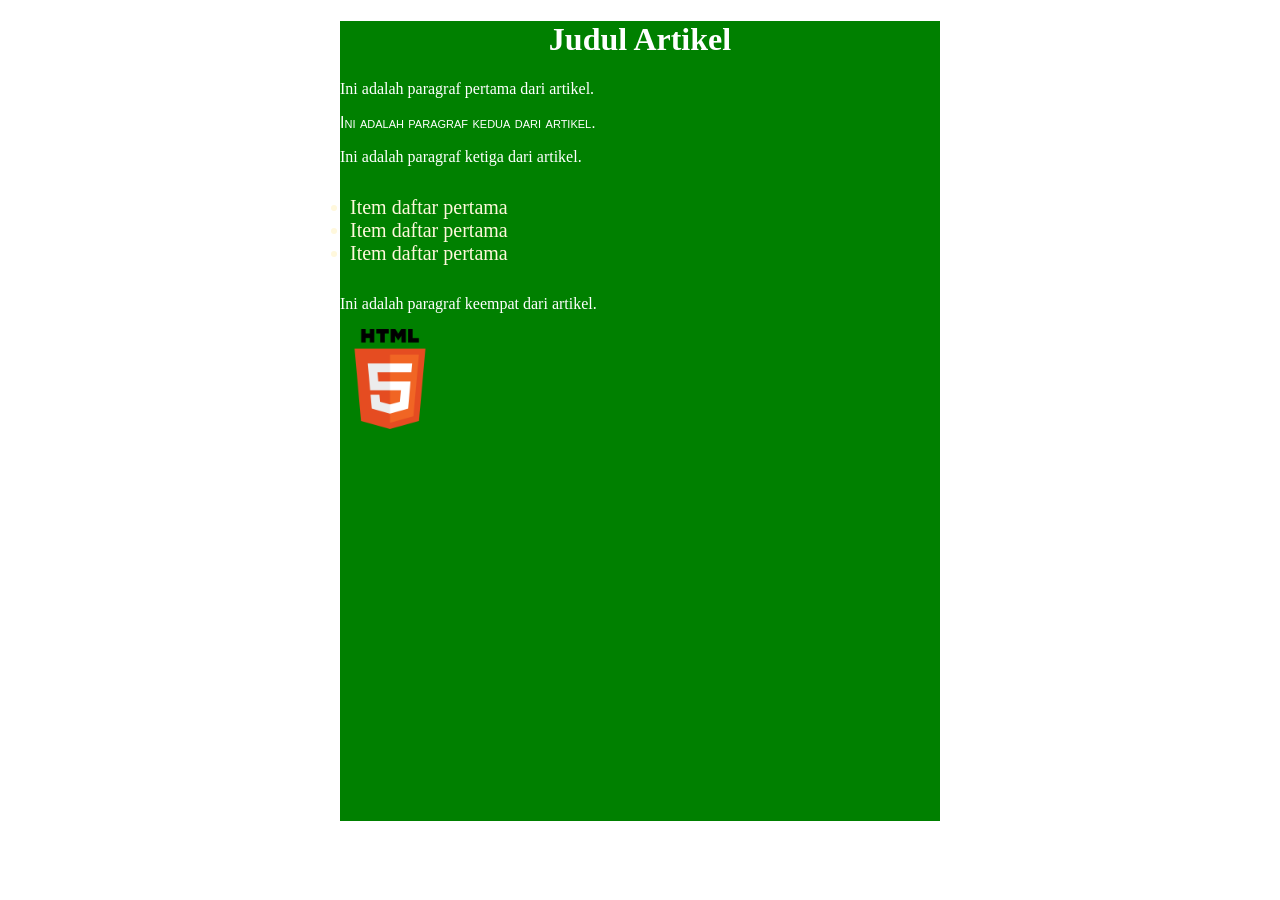
<file: M05/Contoh/index.html>
<!DOCTYPE html>
<html lang="en">
<head>
    <meta charset="UTF-8">
    <meta name="viewport" content="width=device-width, initial-scale=1.0">
    <title>Document</title>
    <link rel="stylesheet" href="style.css">
</head>
<body>
    <div class="container">
        <h1>Judul Artikel</h1>
        <p>Ini adalah paragraf pertama dari artikel.</p>
        <p id="kedua">Ini adalah paragraf kedua dari artikel.</p>
        <p>Ini adalah paragraf ketiga dari artikel.</p>
        <ul class="list">
            <li>Item daftar pertama</li>
            <li>Item daftar pertama</li>
            <li>Item daftar pertama</li>
        </ul>
        <p>Ini adalah paragraf keempat dari artikel.</p>
        <img src="logo.png" alt="Gambar Artikel">
    </div>
</body>
</html>
</file>
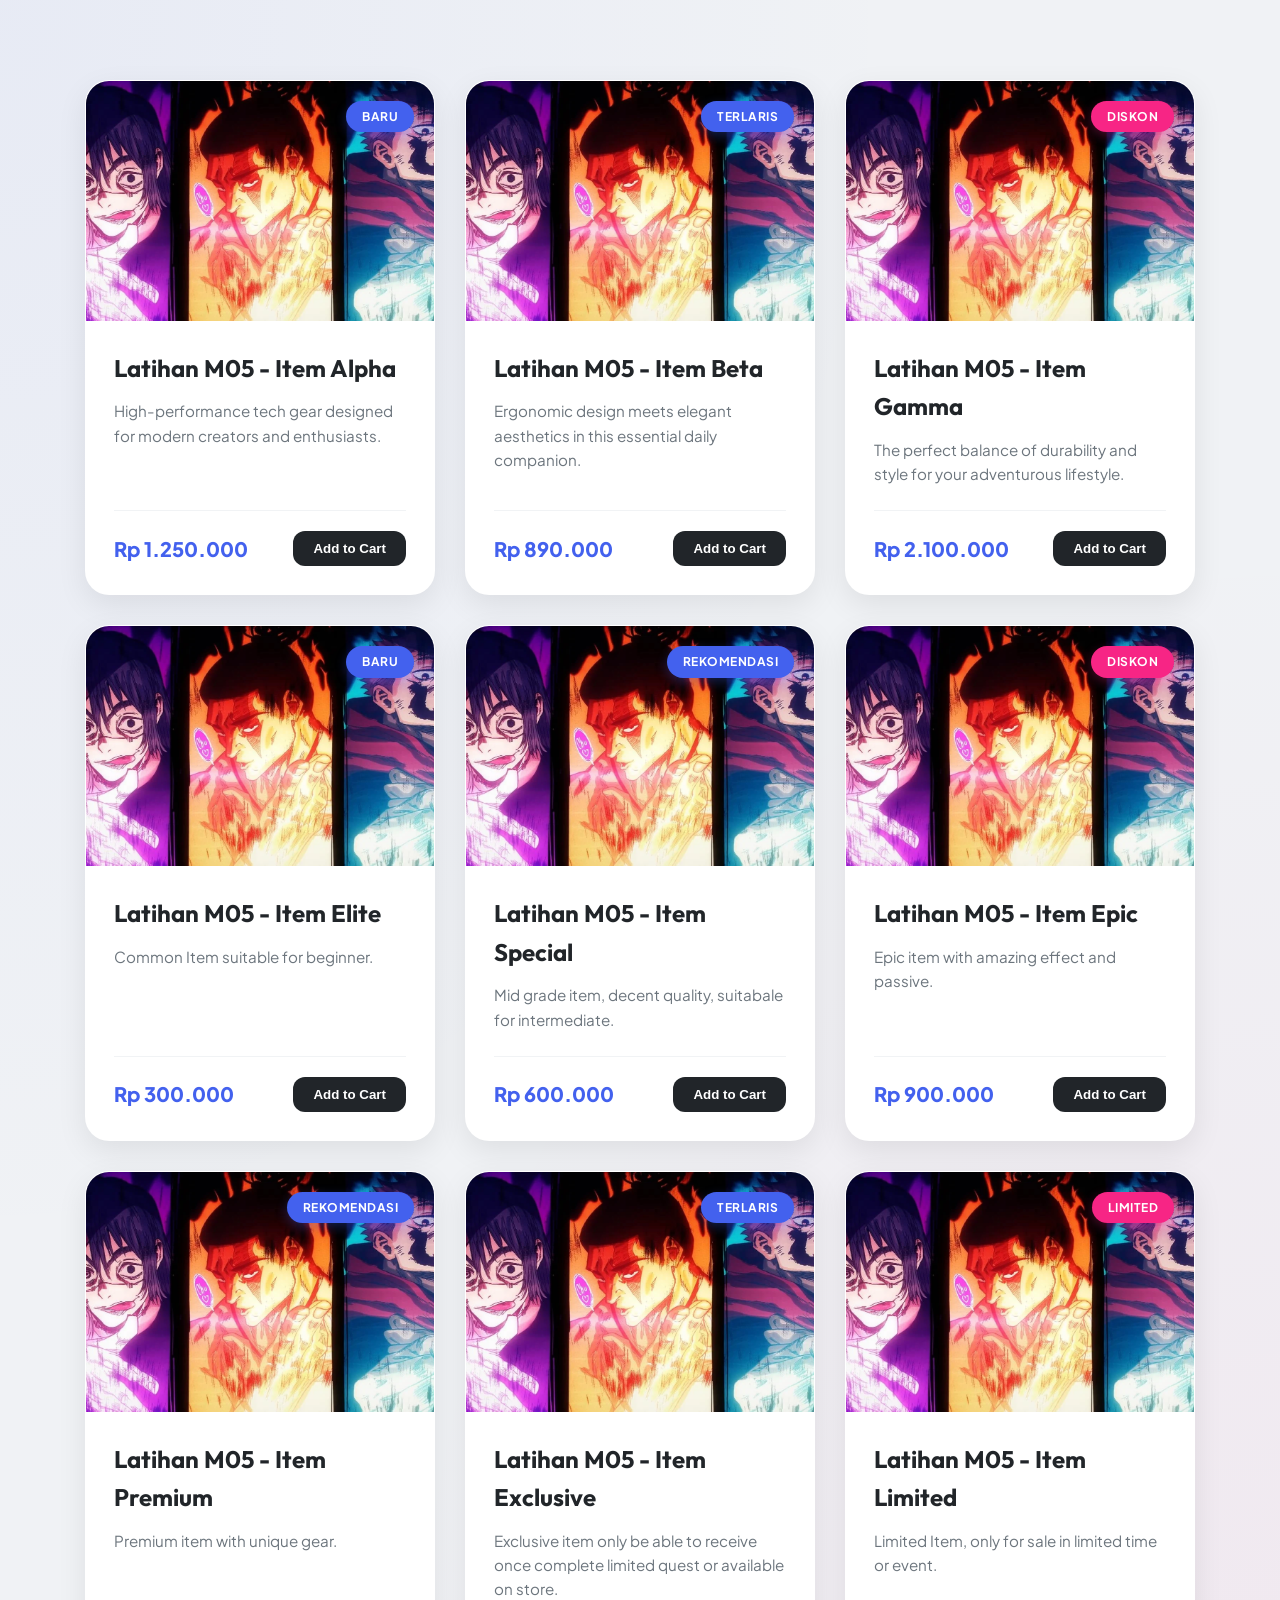
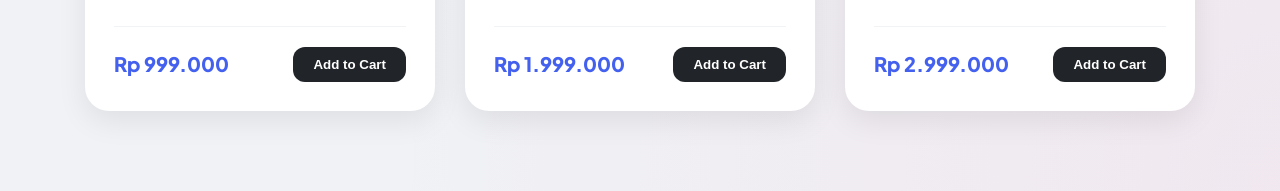
<file: M05/T05/index.html>
<!DOCTYPE html>
<html lang="en">

<head>
    <meta charset="UTF-8">
    <meta name="viewport" content="width=device-width, initial-scale=1.0">
    <title></title>
    <link rel="stylesheet" href="style.css">
    <link
        href="https://fonts.googleapis.com/css2?family=Outfit:wght@300;400;600;800&family=Plus+Jakarta+Sans:wght@300;400;500;600;700&display=swap"
        rel="stylesheet">
</head>

<body>
    <div class="page-wrapper">

        <main class="product-grid">
            <div class="product-card">
                <div class="image-box">
                    <img src="jjk.webp" alt="Product Image">
                    <span class="badge">Baru</span>
                </div>
                <div class="content">
                    <h2 class="nama-barang">Latihan M05 - Item Alpha</h2>
                    <p class="deskripsi-barang">High-performance tech gear designed for modern creators and enthusiasts.
                    </p>
                    <div class="footer">
                        <span class="harga-barang">Rp 1.250.000</span>
                        <button class="buy-btn">Add to Cart</button>
                    </div>
                </div>
            </div>

            <div class="product-card">
                <div class="image-box">
                    <img src="jjk.webp" alt="Product Image">
                    <span class="badge">Terlaris</span>
                </div>
                <div class="content">
                    <h2 class="nama-barang">Latihan M05 - Item Beta</h2>
                    <p class="deskripsi-barang">Ergonomic design meets elegant aesthetics in this essential daily
                        companion.</p>
                    <div class="footer">
                        <span class="harga-barang">Rp 890.000</span>
                        <button class="buy-btn">Add to Cart</button>
                    </div>
                </div>
            </div>

            <div class="product-card">
                <div class="image-box">
                    <img src="jjk.webp" alt="Product Image">
                    <span class="badge sale">Diskon</span>
                </div>
                <div class="content">
                    <h2 class="nama-barang">Latihan M05 - Item Gamma</h2>
                    <p class="deskripsi-barang">The perfect balance of durability and style for your adventurous
                        lifestyle.</p>
                    <div class="footer">
                        <span class="harga-barang">Rp 2.100.000</span>
                        <button class="buy-btn">Add to Cart</button>
                    </div>
                </div>
            </div>

            <div class="product-card">
                <div class="image-box">
                    <img src="jjk.webp" alt="Product Image">
                    <span class="badge">Baru</span>
                </div>
                <div class="content">
                    <h2 class="nama-barang">Latihan M05 - Item Elite</h2>
                    <p class="deskripsi-barang">Common Item suitable for beginner.
                    </p>
                    <div class="footer">
                        <span class="harga-barang">Rp 300.000</span>
                        <button class="buy-btn">Add to Cart</button>
                    </div>
                </div>
            </div>

            <div class="product-card">
                <div class="image-box">
                    <img src="jjk.webp" alt="Product Image">
                    <span class="badge">Rekomendasi</span>
                </div>
                <div class="content">
                    <h2 class="nama-barang">Latihan M05 - Item Special</h2>
                    <p class="deskripsi-barang">Mid grade item, decent quality, suitabale for intermediate.</p>
                    <div class="footer">
                        <span class="harga-barang">Rp 600.000</span>
                        <button class="buy-btn">Add to Cart</button>
                    </div>
                </div>
            </div>

            <div class="product-card">
                <div class="image-box">
                    <img src="jjk.webp" alt="Product Image">
                    <span class="badge sale">Diskon</span>
                </div>
                <div class="content">
                    <h2 class="nama-barang">Latihan M05 - Item Epic</h2>
                    <p class="deskripsi-barang">Epic item with amazing effect and passive.</p>
                    <div class="footer">
                        <span class="harga-barang">Rp 900.000</span>
                        <button class="buy-btn">Add to Cart</button>
                    </div>
                </div>
            </div>

                       <div class="product-card">
                <div class="image-box">
                    <img src="jjk.webp" alt="Product Image">
                    <span class="badge">Rekomendasi</span>
                </div>
                <div class="content">
                    <h2 class="nama-barang">Latihan M05 - Item Premium</h2>
                    <p class="deskripsi-barang">Premium item with unique gear.
                    </p>
                    <div class="footer">
                        <span class="harga-barang">Rp 999.000</span>
                        <button class="buy-btn">Add to Cart</button>
                    </div>
                </div>
            </div>

            <div class="product-card">
                <div class="image-box">
                    <img src="jjk.webp" alt="Product Image">
                    <span class="badge">Terlaris</span>
                </div>
                <div class="content">
                    <h2 class="nama-barang">Latihan M05 - Item Exclusive</h2>
                    <p class="deskripsi-barang">Exclusive item only be able to receive once complete limited quest or available on store.</p>
                    <div class="footer">
                        <span class="harga-barang">Rp 1.999.000</span>
                        <button class="buy-btn">Add to Cart</button>
                    </div>
                </div>
            </div>

            <div class="product-card">
                <div class="image-box">
                    <img src="jjk.webp" alt="Product Image">
                    <span class="badge sale">Limited</span>
                </div>
                <div class="content">
                    <h2 class="nama-barang">Latihan M05 - Item Limited</h2>
                    <p class="deskripsi-barang">Limited Item, only for sale in limited time or event.</p>
                    <div class="footer">
                        <span class="harga-barang">Rp 2.999.000</span>
                        <button class="buy-btn">Add to Cart</button>
                    </div>
                </div>
            </div>
        </main>
    </div>
</body>

</html>
</file>
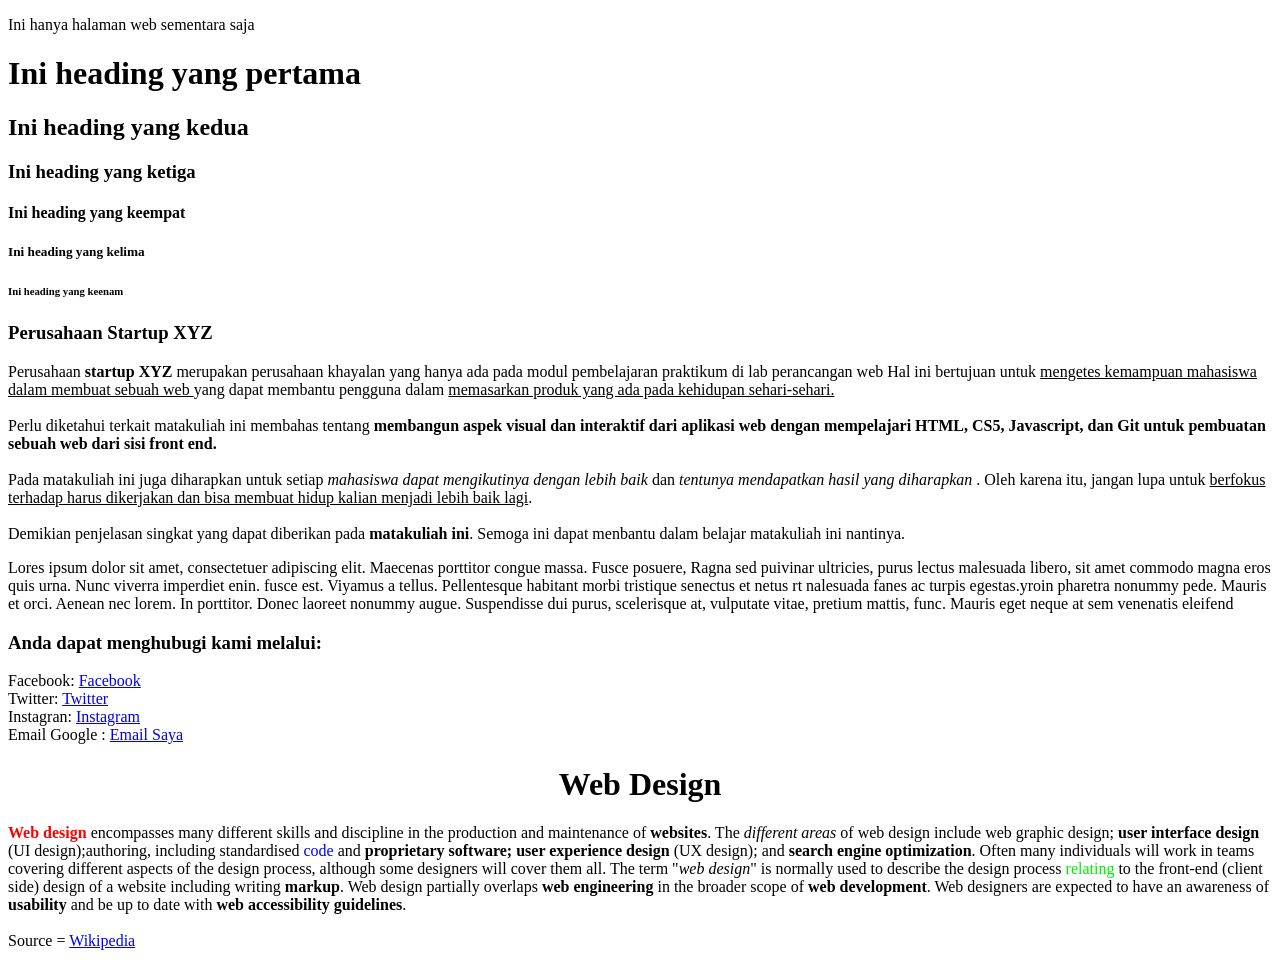
<file: M01/task1_Raymond Wong.html>
<!DOCTYPE html>
<html lang="en">

<head>
    <meta charset="UTF-8">
    <meta http-equiv="X-UA-Compatible" content="IE=edge">
    <meta name="view-port" content="width=device-width, initial-scale=1.0">
    <title>Halaman Web Saya</title>
</head>

<body>
    <p>Ini hanya halaman web sementara saja</p>
    <h1>Ini heading yang pertama</h1>
    <h2>Ini heading yang kedua</h2>
    <h3>Ini heading yang ketiga</h3>
    <h4>Ini heading yang keempat</h4>
    <h5>Ini heading yang kelima</h5>
    <h6>Ini heading yang keenam</h6>

    <h3>Perusahaan Startup XYZ</h3>
    <p>
        Perusahaan <b>startup XYZ</b> merupakan perusahaan <l>khayalan</i> yang hanya ada pada modul pembelajaran
        praktikum di lab perancangan web Hal ini bertujuan untuk <u>mengetes kemampuan mahasiswa dalam membuat
        sebuah web </u> yang dapat membantu pengguna dalam <u>memasarkan produk yang ada pada kehidupan
        sehari-sehari.</u> <br>
        <br>
        Perlu diketahui terkait matakuliah ini membahas tentang <b>membangun aspek visual dan interaktif dari
        aplikasi web dengan mempelajari HTML, CS5, Javascript, dan Git untuk pembuatan sebuah web dari sisi
        front end.</b> <br>
        <br>
        Pada matakuliah ini juga diharapkan untuk setiap <i>mahasiswa dapat mengikutinya dengan lebih baik</i> dan
        <i>tentunya mendapatkan hasil yang diharapkan </i>. Oleh karena itu, jangan lupa untuk <u>berfokus terhadap
        harus dikerjakan dan bisa membuat hidup kalian menjadi lebih baik lagi</u>. <br>
        <br>
        Demikian penjelasan singkat yang dapat diberikan pada <b>matakuliah ini</b>. Semoga ini dapat menbantu dalam
        belajar matakuliah ini nantinya.
    </p>
    <p>
        Lores ipsum dolor sit amet, consectetuer adipiscing elit. Maecenas porttitor congue massa. Fusce posuere, Ragna
        sed puivinar ultricies, purus lectus malesuada libero, sit amet commodo magna eros quis urna. Nunc viverra
        imperdiet enin. fusce est. Viyamus a tellus. Pellentesque habitant morbi tristique senectus et netus rt
        nalesuada fanes ac turpis egestas.yroin pharetra nonummy pede. Mauris et orci. Aenean nec lorem. In porttitor.
        Donec laoreet nonummy augue. Suspendisse dui purus, scelerisque at, vulputate vitae, pretium mattis, func.
        Mauris eget neque at sem venenatis eleifend
    </p>
    <h3>Anda dapat menghubugi kami melalui:</h3>
    <p>
        Facebook: <a href="#">Facebook</a> <br>
        Twitter: <a href="#">Twitter</a> <br>
        Instagran: <a href="#">Instagram</a> <br>
        Email Google : <a href="#">Email Saya</a> <br>
    </p>
    <center><h1>Web Design</h1></center>
    <p>
        <font color="red"><b>Web design</b></font> encompasses many different skills and discipline in the production and maintenance of <b>websites</b>. The <i>different areas</i> of web design include web graphic design; <b>user interface design</b> (UI design);authoring, including standardised <font color="blue">code</font> and <b>proprietary software; user experience design </b> (UX design); and <b> search engine optimization</b>. Often many individuals will work in teams covering different aspects of the design process, although some designers will cover them all. The term "<i>web design</i>" is normally used to describe the design process <font color="greem">relating</font> to the front-end (client side) design of a website including writing <b> markup</b>. Web design partially overlaps <b>web engineering</b> in the broader scope of <b>web development</b>. Web designers are expected to have an awareness of <b>usability</b> and be up to date with <b>web accessibility guidelines</b>.
        <br>
        <br>
        Source = <a href="https://en.wikipedia.org/wiki/Web_design">Wikipedia</a>
    </p>
</body>

</html>
</file>
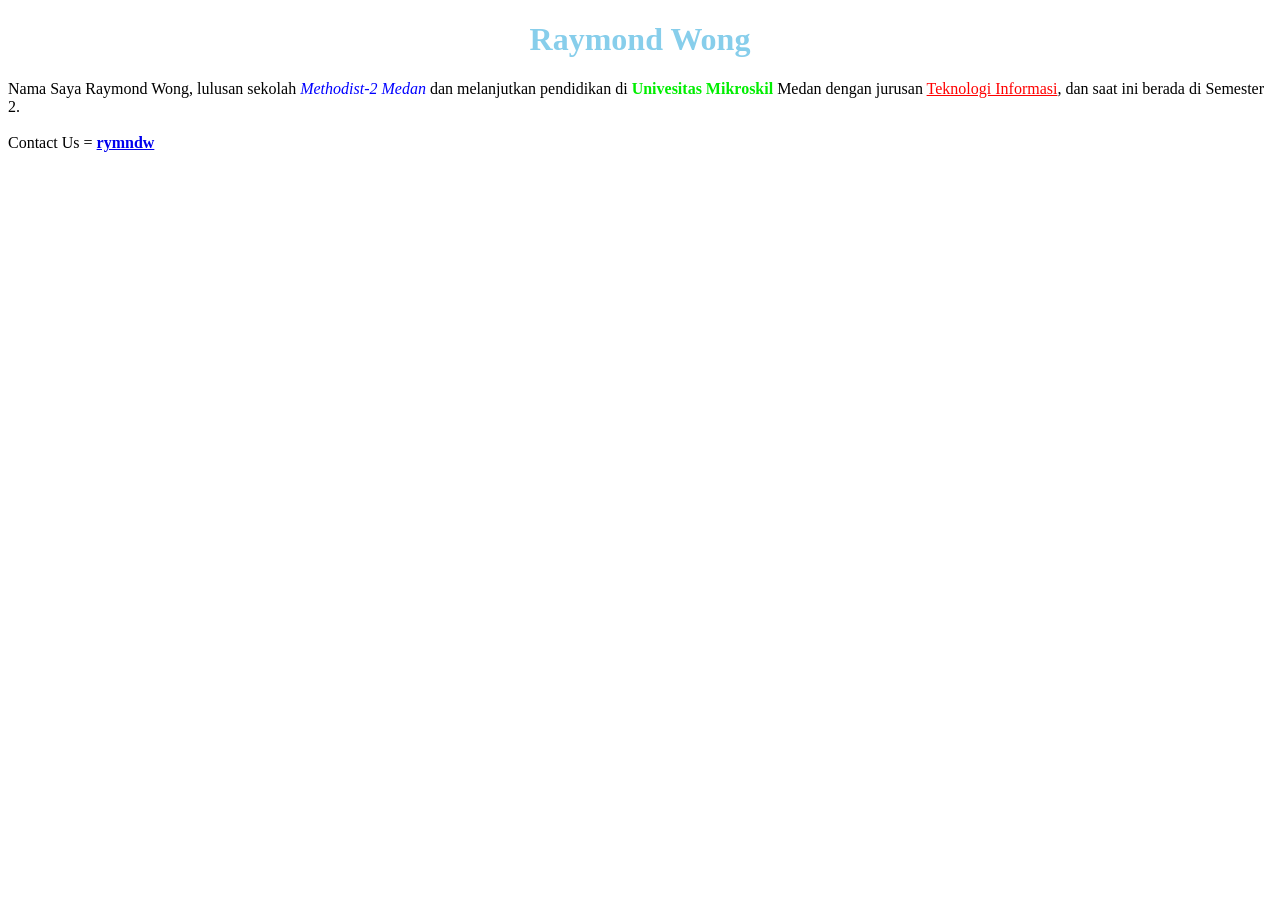
<file: M01/task2_Raymond Wong.html>
<!DOCTYPE html>
<html lang="en">
    <head>
        <meta charset="UTF-8">
        <meta http-equiv="X-UA-Compatible" content="IE=edge">
        <meta name="view-port" content="width=device-width, initial-scale=1.0">
        <style>
            body {
                font-family:"Calibri" ;text-align:"center"
            }
        </style>
        <title>Express Yourself</title>
    </head>
    <body>
        <font color="skyblue"><center><h1>Raymond Wong</h1></center></font>

        <p>
            Nama Saya Raymond Wong, lulusan sekolah <font color="blue"><i>Methodist-2 Medan</i></font> dan melanjutkan pendidikan di <font color="greem"><b>Univesitas Mikroskil</b></font> Medan dengan jurusan <font color="red"><u>Teknologi Informasi</u></font>, dan saat ini berada di Semester 2.
            <br>
            <br>
            Contact Us = <b><a href="#">rymndw</a></b>
            
        </p>
    </body>
</html>
</file>
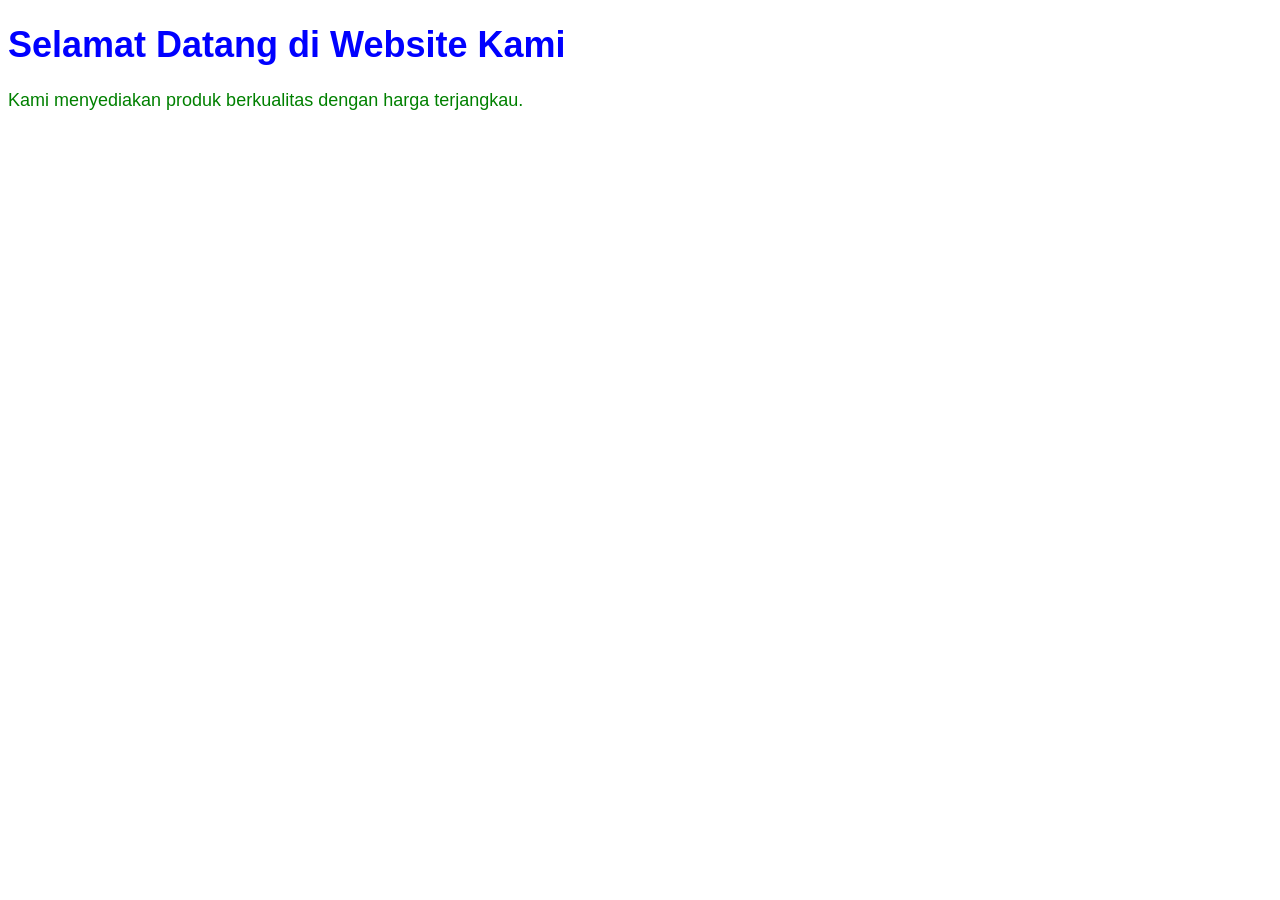
<file: M04/index1.html>
<!DOCTYPE html>
<html lang="en">
<head>
    <meta charset="UTF-8">
    <meta name="viewport" content="width=device-width, initial-scale=1.0">
    <title>Contoh Internal CSS</title>
    <link rel="stylesheet" href="style1.css">
    <style>
        h1 {
            color:blue;
            font-family:Arial,sans-serif;
            font-size:36px;
        }

        p {
            color:green;
            font-family: Helvetica, sans-serif;
            font-size:18px;
        }
    </style>
</head>

<body>
    <h1>Selamat Datang di Website Kami</h1>
    <p>Kami menyediakan produk berkualitas dengan harga terjangkau.</p>
</body>
</html>
</file>
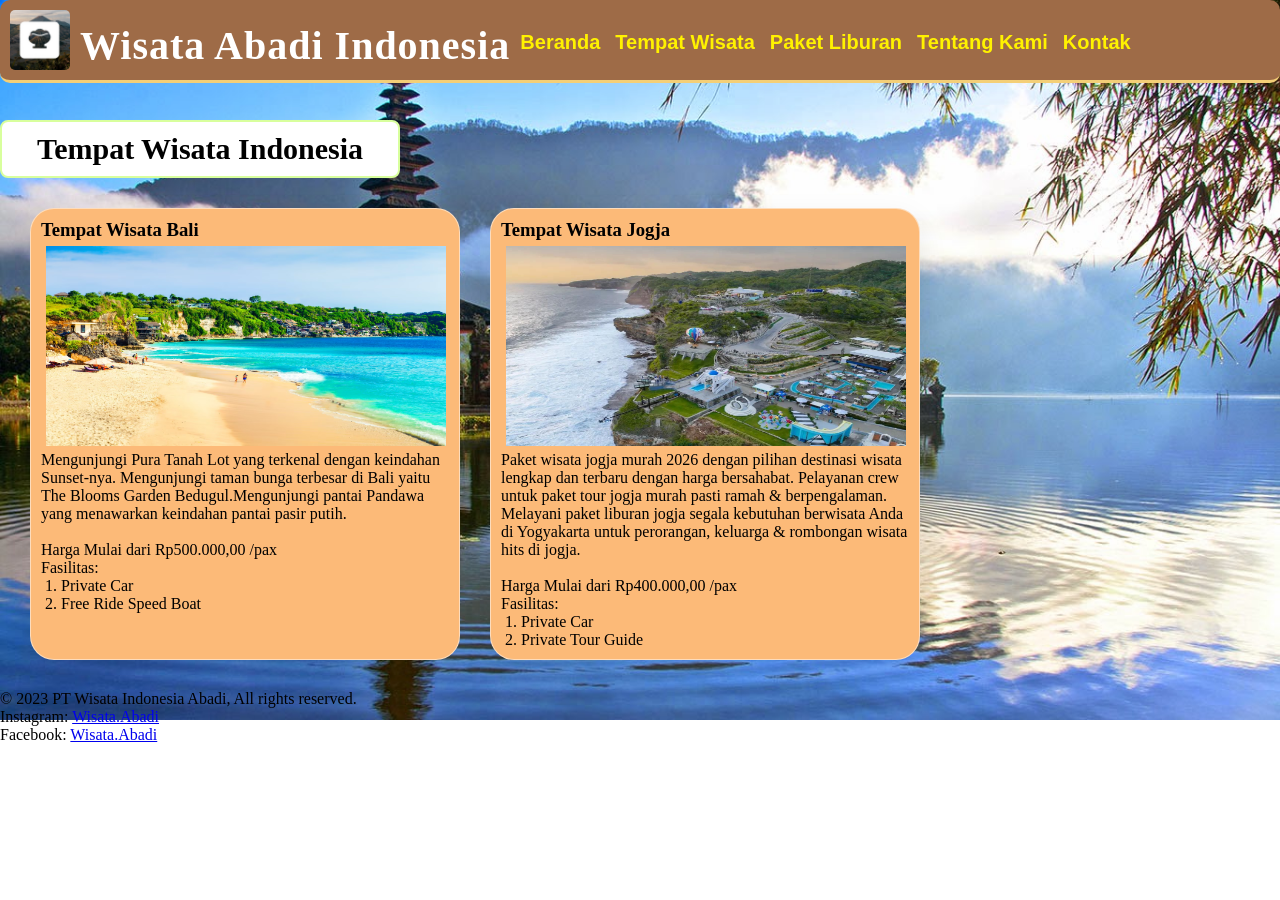
<file: M05/M05-CSS/task1_rw.html>
<!DOCTYPE html>
<html lang="en">

<head>
    <meta charset="UTF-8">
    <meta name="viewport" content="width=device-width, initial-scale=1.0">
    <title>JELAJAHI DUNIA BERSAMA RAYMOND WONG</title>
    <link rel="icon" href="icon.png">
    <link rel="stylesheet" href="style.css">
</head>

<body>
    <header>
        <nav>
            <div class="nav-bar">
                <img class="logo" src="icon.png" width="60px" height="60px">
                <h1>Wisata Abadi Indonesia</h1>
                <ul class="nav-container">
                    <li><a href="#">Beranda</a></li>
                    <li><a href="#">Tempat Wisata</a></li>
                    <li><a href="#">Paket Liburan</a></li>
                    <li><a href="#">Tentang Kami</a></li>
                    <li><a href="#">Kontak</a></li>
                </ul>
            </div>
        </nav>
    </header>

    <main>
        <article class="main">
            <div class="ket">
                <h2>Tempat Wisata Indonesia</h2>

                <div class="fasilitas">
            </div>
            </div>
            <section>
                <section class="main-paket">
                    <div class="paket">
                        <h3>Tempat Wisata Bali</h3>
                        <img class="paket-img" src="bali.avif">
                        
                        <p>
                            Mengunjungi Pura Tanah Lot yang terkenal dengan keindahan Sunset-nya. Mengunjungi taman bunga terbesar di Bali yaitu The Blooms Garden Bedugul.Mengunjungi pantai Pandawa yang menawarkan keindahan pantai pasir putih.
                            <br><br>
                            Harga Mulai dari Rp500.000,00 /pax
                        </p>
                        <p>Fasilitas:</p>
                        <ol>
                            <li>Private Car</li>
                            <li>Free Ride Speed Boat</li>
                        </ol>
                    </div>

                    <div class="paket">
                        <h3>Tempat Wisata Jogja</h3>
                        <img class="paket-img" src="jogja.jpg"width="200px" height="150px">
                       
                        <p>
                            Paket wisata jogja murah 2026 dengan pilihan destinasi wisata lengkap dan terbaru dengan harga bersahabat. Pelayanan crew untuk paket tour jogja murah pasti ramah & berpengalaman. Melayani paket liburan jogja segala kebutuhan berwisata Anda di Yogyakarta untuk perorangan, keluarga & rombongan wisata hits di jogja.
                            <br><br>
                            Harga Mulai dari Rp400.000,00 /pax
                        </p>
                        <p>Fasilitas:</p>
                        <ol>
                            <li>Private Car</li>
                            <li>Private Tour Guide</li>
                        </ol>
                    </div>
                </section>
            </section>
        </article>

        <aside class="aside">
            <h3>Paket Terbaru</h3>
                <ul>
                    <li><a href="#">Paket Murah Liburan Keluarga di Bali 3 Hari</a></li>
                    <li><a href="#">Paket Wisata Jakarta 1 Hari</a></li>
                    <li><a href="#">Paket Wisata Berkeluarga ke Brastagi Bus Gratis</a></li>
                </ul>
        </aside>
    </main>
    
    

    <footer>
        <p>&copy; 2023 PT Wisata Indonesia Abadi, All rights reserved.</p>
        <p>
            Instagram:  <a href="#">Wisata.Abadi</a>
            <br>
            Facebook:   <a href="#">Wisata.Abadi</a>
        </p>
    </footer>
</body>

</html>
</file>
<file: M05/Contoh/style.css>
.container {
    width:600px;
    margin: 0 auto;
    height:800px;
    background-color:green;
    color:white;
}

h1 {
    text-align:center;
}

p#kedua {
    font-variant:small-caps;
    font-family: 'Franklin Gothic Medium', 'Arial Narrow', Arial, sans-serif;
}

.list {
    color:cornsilk;
    font-size: 20px;
    padding: 10px;
}

img {
    width:100px;
}
</file>
<file: M05/T05/style.css>
/* Design System Variables */
:root {
    --primary: #4361ee;
    --primary-light: #4895ef;
    --secondary: #3f37c9;
    --accent: #f72585;
    --dark: #212529;
    --light: #f8f9fa;
    --white: #ffffff;
    --shadow: 0 10px 30px rgba(0, 0, 0, 0.08);
    --shadow-hover: 0 20px 50px rgba(67, 97, 238, 0.15);
    --transition: all 0.4s cubic-bezier(0.4, 0, 0.2, 1);
    --radius: 24px;
}

* {
    margin: 0;
    padding: 0;
    box-sizing: border-box;
}

body {
    font-family: 'Plus Jakarta Sans', sans-serif;
    background-color: #f0f2f5;
    background-image:
        radial-gradient(at 0% 0%, rgba(67, 97, 238, 0.05) 0px, transparent 50%),
        radial-gradient(at 100% 100%, rgba(247, 37, 133, 0.05) 0px, transparent 50%);
    color: var(--dark);
    line-height: 1.6;
    min-height: 100vh;
}

.page-wrapper {
    max-width: 1200px;
    margin: 0 auto;
    padding: 80px 20px;
}


.page-header {
    text-align: center;
    margin-bottom: 60px;
}

.page-header h1 {
    font-family: 'Outfit', sans-serif;
    font-size: 3rem;
    font-weight: 800;
    margin-bottom: 12px;
    color: var(--dark);
    letter-spacing: -1px;
}

.page-header .highlight {
    background: linear-gradient(90deg, var(--primary), var(--accent));
    -webkit-background-clip: text;
    -webkit-text-fill-color: transparent;
}

.page-header p {
    color: #6c757d;
    font-size: 1.1rem;
    font-weight: 500;
}


.product-grid {
    display: flex;
    flex-wrap: wrap;
    justify-content: center;
    gap: 30px;
}


.product-card {
    background: var(--white);
    width: 350px;
    border-radius: var(--radius);
    overflow: hidden;
    box-shadow: var(--shadow);
    transition: var(--transition);
    border: 1px solid rgba(255, 255, 255, 0.5);
    position: relative;
    display: flex;
    flex-direction: column;
}

.product-card:hover {
    transform: translateY(-12px);
    box-shadow: var(--shadow-hover);
}

.image-box {
    position: relative;
    height: 240px;
    overflow: hidden;
    background: #e9ecef;
}

.image-box img {
    width: 100%;
    height: 100%;
    object-fit: cover;
    transition: var(--transition);
}

.product-card:hover .image-box img {
    transform: scale(1.1);
}

.badge {
    position: absolute;
    top: 20px;
    right: 20px;
    background: var(--primary);
    color: var(--white);
    padding: 6px 16px;
    border-radius: 50px;
    font-size: 0.75rem;
    font-weight: 700;
    text-transform: uppercase;
    letter-spacing: 0.5px;
    box-shadow: 0 4px 12px rgba(67, 97, 238, 0.3);
}

.badge.sale {
    background: var(--accent);
    box-shadow: 0 4px 12px rgba(247, 37, 133, 0.3);
}

.content {
    padding: 28px;
    flex-grow: 1;
    display: flex;
    flex-direction: column;
}

.nama-barang {
    font-family: 'Outfit', sans-serif;
    font-size: 1.5rem;
    font-weight: 700;
    margin-bottom: 12px;
    color: var(--dark);
}

.deskripsi-barang {
    color: #6c757d;
    font-size: 0.95rem;
    margin-bottom: 24px;
    flex-grow: 1;
}

.footer {
    display: flex;
    align-items: center;
    justify-content: space-between;
    padding-top: 20px;
    border-top: 1px solid #f1f3f5;
}

.harga-barang {
    color: var(--primary);
    font-size: 1.25rem;
    font-weight: 800;
}

.buy-btn {
    background: var(--dark);
    color: var(--white);
    border: none;
    padding: 10px 20px;
    border-radius: 12px;
    font-weight: 600;
    cursor: pointer;
    transition: var(--transition);
}

.buy-btn:hover {
    background: var(--primary);
    transform: scale(1.05);
    box-shadow: 0 5px 15px rgba(67, 97, 238, 0.3);
}

@media (max-width: 768px) {
    .page-header h1 {
        font-size: 2.2rem;
    }

    .product-card {
        width: 100%;
        max-width: 400px;
    }
}
</file>
<file: M04/style1.css>
h1 {
    color:blue;
    font-family:Arial,sans-serif;
    font-size:36px;
}

p {
    color:green;
    font-family: Helvetica, sans-serif;
    font-size:18px;
}
</file>
<file: M05/M05-CSS/style.css>
:root {
    --primary: #4361ee;
    --primary-light: #4895ef;
    --secondary: #3f37c9;
    --accent: #f72585;
    --dark: #212529;
    --light: #f8f9fa;
    --bg-color: #fcba78;
    --shadow: 0 10px 30px rgba(0, 0, 0, 0.08);
    --shadow-hover: 0 20px 50px rgba(67, 97, 238, 0.15);
    --transition: all 0.4s cubic-bezier(0.4, 0, 0.2, 1);
    --radius: 24px;
}

* {
    margin: 0;
    padding: 0;
    box-sizing: border-box;
}

body {
    background-image: url('tmpt-wisata.jfif');
    background-repeat: no-repeat;
    background-size:100%;
    justify-content:center;
}

nav {
    background-color:hsl(25, 38%, 45%);;
    position: fixed;
    width:100%;
    border-bottom:3px solid #f4cf77;
    margin:0;
    padding:10px;
    border-radius:10px;
}

.nav-bar {
    display: flex;
    align-items: center;
    gap:10px;
}

.logo {
    border-radius:5px;
    width:60px;
    height:60px;
}

h1 {
    color:white;
    font-family:Gabriola;
    font-size:40px;
    font-weight: 800;
    letter-spacing: 1px;
    padding-top:10px;
}

.nav-container {
    display:flex;
    list-style:none;
    align-items:center;
    gap:15px;
    padding-top:5px;
    padding-right:20px;
}

.nav-container a {
    color:#fff200;
    text-decoration:none;
    font-style:bold;
    font-size:20px;
    font-family:'Poppins',sans-serif;
    font-weight:600;
}

.main {
    padding-top:120px;
}

main {
    display:flex;
}

.main-paket {
    display: flex;
    flex-wrap: wrap;
    justify-content: left;
    gap: 30px;
    margin:20px;
    padding:10px;
}

.ket {
    text-align:center;
    font-size:20px;
    width:400px;
    background-color:white;
    border:2px rgb(216, 255, 157) solid;
    border-radius:8px;
    padding:10px;
}

.paket {
    background: var(--bg-color);
    width: 430px;
    border-radius: var(--radius);
    box-shadow: var(--shadow);
    transition: var(--transition);
    border: 1px solid rgba(255, 255, 255, 0.5);
    position:relative;
    display: flex;
    flex-direction: column;
    padding:10px;
}

.paket:hover {
    transform: translateY(-8px);
    box-shadow: var(--shadow-hover);
}

.paket-img {
    position:relative;
    width: 400px;
    height:200px;
    justify-content:center;
    overflow: hidden;
    background: #e9ecef;
    margin:5px;
}

.paket-img img {
    width: 100%;
    height: 100%;
    object-fit: cover;
    transition: var(--transition);
}

.paket ol {
    padding-left:20px;
}

.paket:hover .paket-img img {
    transform: scale(1.1);
}

.badge {
    position: absolute;
    top: 20px;
    right: 20px;
    background: var(--primary);
    color: var(--white);
    padding: 6px 16px;
    border-radius: 50px;
    font-size: 0.75rem;
    font-weight: 700;
    text-transform: uppercase;
    letter-spacing: 0.5px;
    box-shadow: 0 4px 12px rgba(238, 221, 67, 0.3);
}
</file>
